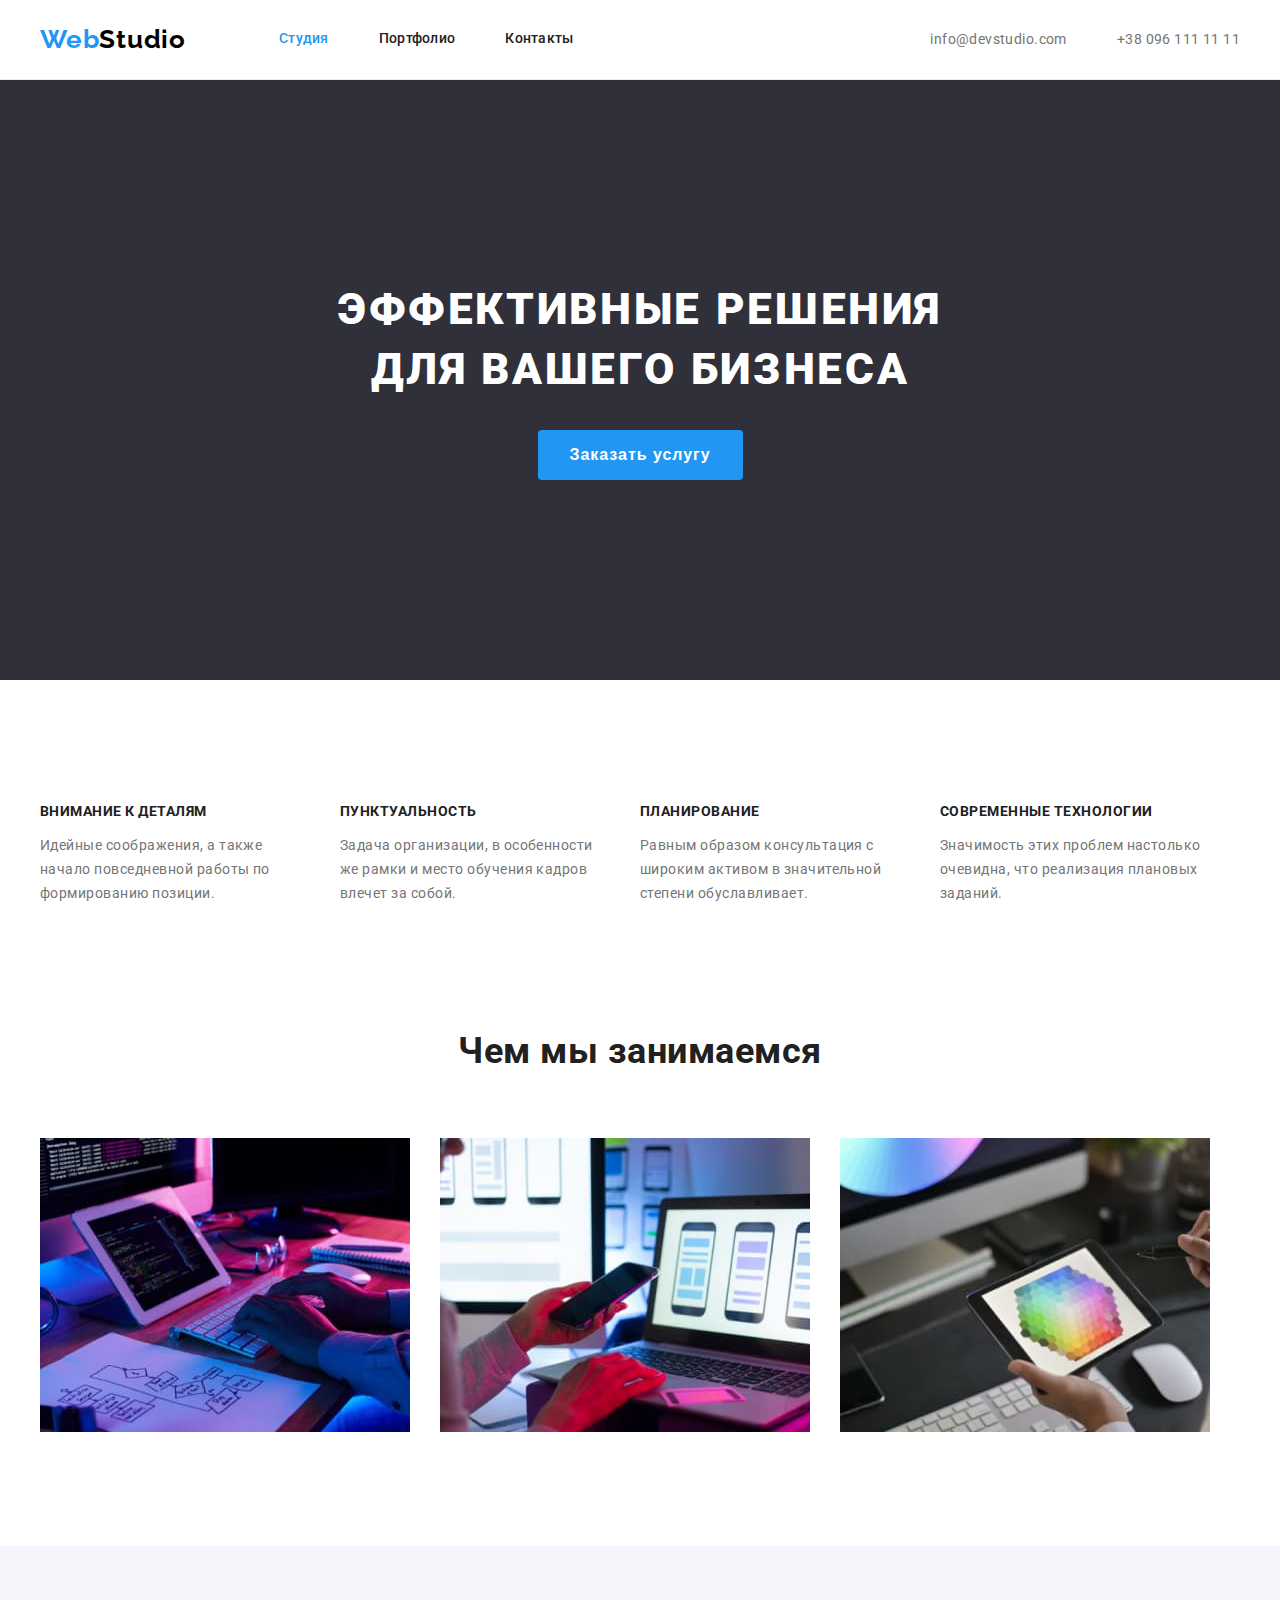
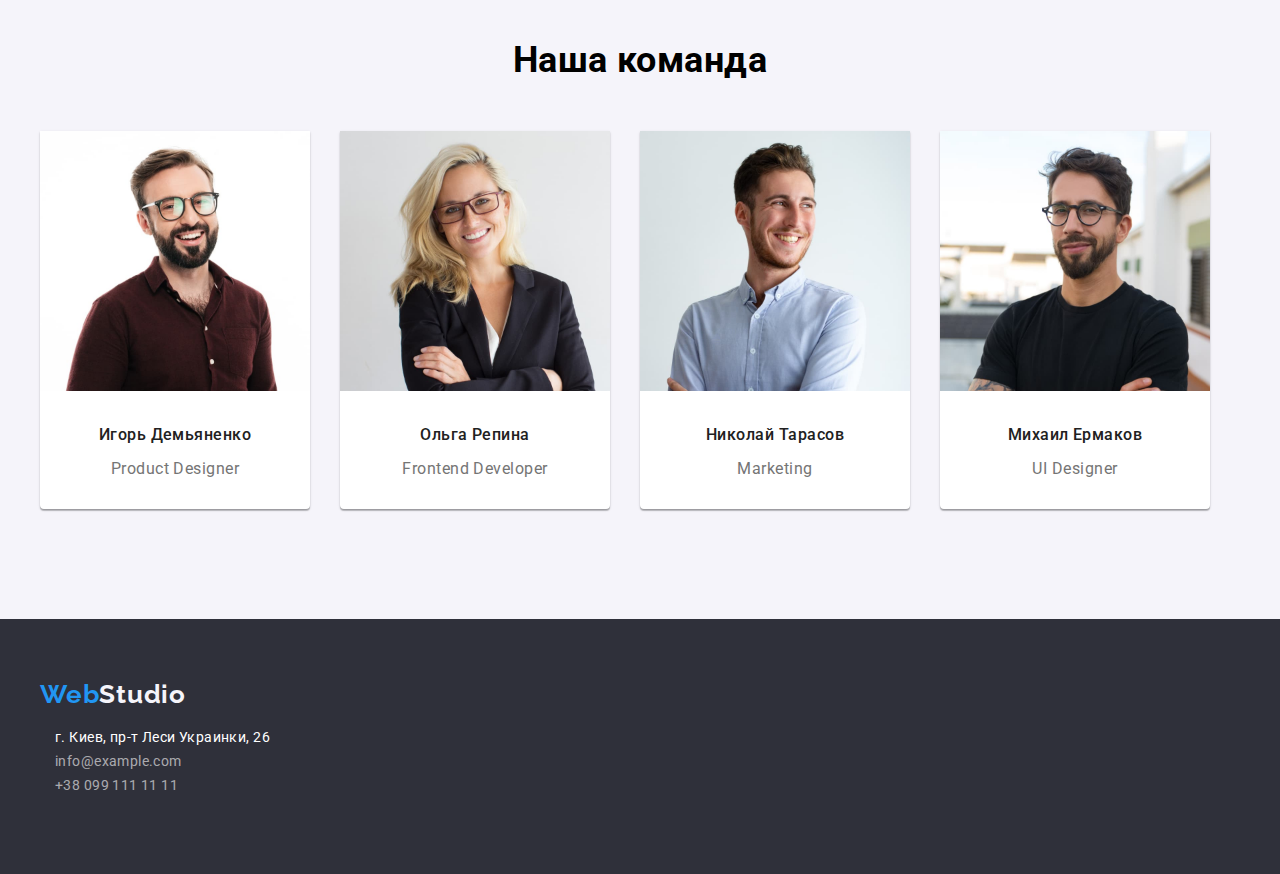
<file: index.html>
<!DOCTYPE html>
<html lang="en">
<head>
    <meta charset="UTF-8">
    <meta http-equiv="X-UA-Compatible" content="IE=edge">
    <meta name="viewport" content="width=device-width, initial-scale=1.0">
    <title>WebStudio</title>
    <link href="https://fonts.googleapis.com/css2?family=Raleway:wght@700&family=Roboto:wght@400;500;700;900&display=swap"
        rel="stylesheet">
    <link rel="stylesheet" href="./css/style.css">
</head>
<body>
    <header class="header">
        <div class="container head-cont">
            <nav class="nav">
                <a href="index.html" class="logo"><span class="Web">Web</span><span class="Studio">Studio</span></a>
                <ul class="site-nav">
                    <li class="item"><a href="index.html" class="cpage">Студия</a></li>
                    <li class="item"><a href="portfolio.html" class="link">Портфолио</a></li>
                    <li class="item"><a href="contats.html" class="link">Контакты</a></li>
                </ul>
            </nav>
            <ul class="list contacts">
                <li class="item2"><a href="mailto:info@devstudio.com" class="link2">info@devstudio.com</a></li>
                <li class="item2"><a href="tel:+380961111111" class="link2">+38 096 111 11 11</a></li>
            </ul>
        </div>
    </header>
    <main class="main">
        <section class="hero">
            <h1 class="herotxt">Эффективные решения <br> для вашего бизнеса</h1>
            <button type="button" class="hero-button">Заказать услугу</button>
        </section>
        <section>
            <div class="container feature-cont">
                <ul class="list feat-list">
                    <li class="feat-item">
                        <h3 class="featuresh3">Внимание к деталям</h3>
                        <p class="featuresp">Идейные соображения, а также начало повседневной работы по формированию позиции.</p>
                    </li>
                    <li class="feat-item">
                        <h3 class="featuresh3">Пунктуальность</h3>
                        <p class="featuresp">Задача организации, в особенности же рамки и место обучения кадров влечет за собой.</p>
                    </li>
                    <li class="feat-item">
                        <h3 class="featuresh3">Планирование</h3>
                        <p class="featuresp">Равным образом консультация с широким активом в значительной степени обуславливает.</p>
                    </li>
                    <li class="feat-item">
                        <h3 class="featuresh3">Современные технологии</h3>
                        <p class="featuresp">Значимость этих проблем настолько очевидна, что реализация плановых заданий.</p>
                    </li>
                </ul>
            </div>
        </section>
        <section>
            <h2 class="activity">Чем мы занимаемся</h2>
            <div class="container img-cont">
                <ul class="list img-list">
                    <li class="img-item"><img src="./images/img.jpg" alt="програміст" width="370"></li>
                    <li class="img-item"><img src="./images/img(1).jpg" alt="дизайнер створює дизайн" width="370"></li>
                    <li class="img-item"><img src="./images/img(3).jpg" alt="дизайнер працює на графічному планшеті" width="370"></li>
                </ul>
            </div>
        </section>
        <section class="teambg">
            <h2 class="ourteam">Наша команда</h2>
            <div class="container team-cont">
                <ul class="list team-list">
                    <li class="member">
                        <img src="./images/p1.jpg" alt="фото Игоря Демьяненка" width="270">
                        <div class="member-txt">
                            <h3 class="memberh3">Игорь Демьяненко</h3>
                            <p class="teamdesc">Product Designer</p>
                        </div>
                    </li>
                    <li class="member">
                        <img src="./images/p2.jpg" alt="фото Ольги Репиной" width="270">
                        <div class="member-txt">
                            <h3 class="memberh3">Ольга Репина</h3>
                            <p class="teamdesc">Frontend Developer</p>
                        </div>
                    </li>
                    <li class="member">
                        <img src="./images/p3.jpg" alt="фото Николая Тарасового" width="270">
                        <div class="member-txt">
                            <h3 class="memberh3">Николай Тарасов</h3>
                            <p class="teamdesc">Marketing</p>
                        </div>
                    </li>
                    <li class="member">
                        <img src="./images/p4.jpg" alt="фото Михаила Ермакова" width="270">
                        <div class="member-txt">
                            <h3 class="memberh3">Михаил Ермаков</h3>
                            <p class="teamdesc">UI Designer</p>
                        </div>
                    </li>
                </ul>
            </div>
        </section>   
    </main>
    <footer class="footer">
        <div class="container foot-cont">
            <a href="index.html" class="logofoot"><span class="Webfoot">Web</span>Studio</a>
            <address>
                <div class="container">
                    <ul class="list foot-list">
                    <li>
                        <a href="https://goo.gl/maps/bQgyHGUpag5mXNvE6" target="_blank" rel="noopener noreferrer" class="address">г.
                            Киев, пр-т Леси Украинки, 26</a>
                    </li>
                    <li>
                        <a href="mailto:info@example.com" class="contacts">info@example.com</a>
                    </li>
                    <li>
                        <a href="tel:+380991111111" class="contacts">+38 099 111 11 11</a>
                    </li>
                </ul>
                </div>
            </address>
        </div>
    </footer>
</body>
</html>
</file>
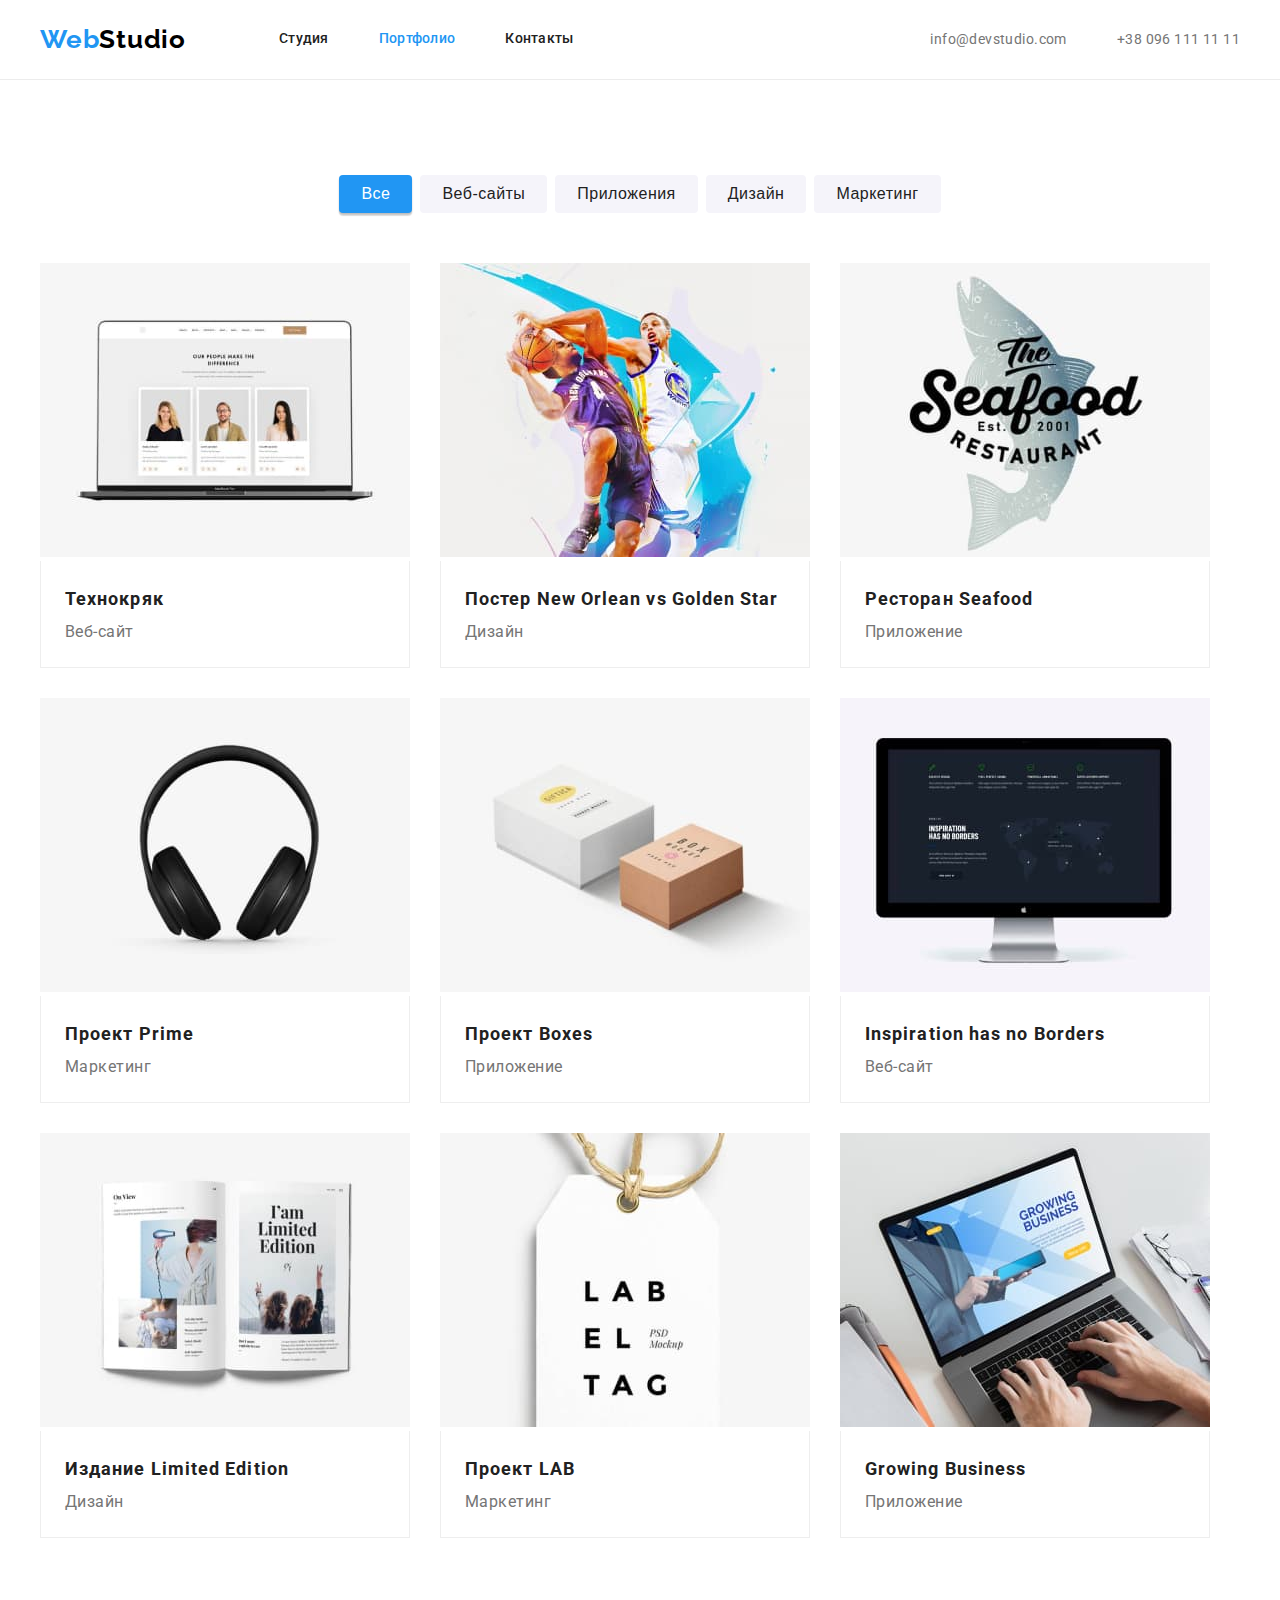
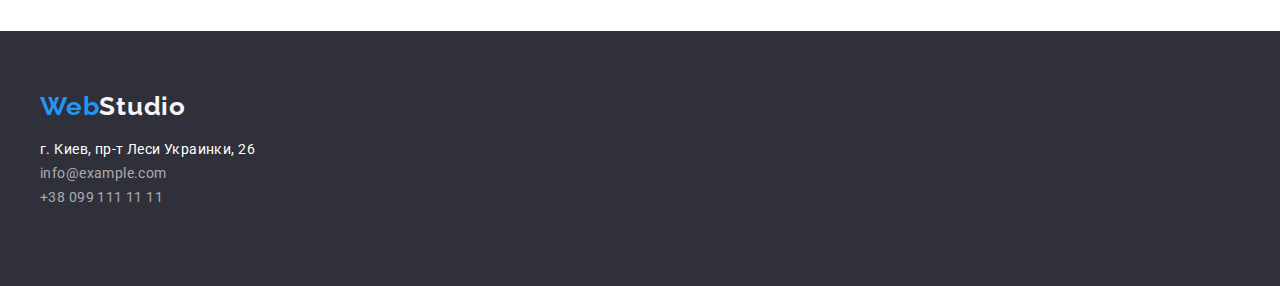
<file: portfolio.html>
<!DOCTYPE html>
<html lang="en">
<head>
    <meta charset="UTF-8">
    <meta http-equiv="X-UA-Compatible" content="IE=edge">
    <meta name="viewport" content="width=device-width, initial-scale=1.0">
    <title>WebStudio</title>
    <link href="https://fonts.googleapis.com/css2?family=Raleway:wght@700&family=Roboto:wght@400;500;700;900&display=swap"
        rel="stylesheet">
        <link rel="stylesheet" href="./css/style.css">
</head>
<body>
    <header class="header">
        <div class="container head-cont">
            <nav class="nav">
                <a href="index.html" class="logo"><span class="Web">Web</span><span class="Studio">Studio</span></a>
                <ul class="site-nav">
                    <li class="item"><a href="index.html" class="link">Студия</a></li>
                    <li class="item"><a href="portfolio.html" class="cpage">Портфолио</a></li>
                    <li class="item"><a href="contats.html" class="link">Контакты</a></li>
                </ul>
            </nav>
            <ul class="list contacts">
                <li class="item2"><a href="mailto:info@devstudio.com" class="link2">info@devstudio.com</a></li>
                <li class="item2"><a href="tel:+380961111111" class="link2">+38 096 111 11 11</a></li>
            </ul>
        </div>
    </header>
    <main class="mainport">
        <section>
            <div class="container">
                <ul class="list port-list">
                    <li class="list-element"><button type="button" class="btnport cfilter">Все</button></li>
                    <li class="list-element"><button type="button" class="btnport">Веб-сайты</button></li>
                    <li class="list-element"><button type="button" class="btnport">Приложения</button></li>
                    <li class="list-element"><button type="button" class="btnport">Дизайн</button></li>
                    <li class="list-element"><button type="button" class="btnport">Маркетинг</button></li>
                </ul>
            </div>
            <div class="container">
                <ul class="list project-list">
                    <li class="proj">
                        <a href="" class="linkport">
                            <img src="./images/portfolio/img1.jpg" alt="" width="370" height="294">
                            <div class="proj-text">
                                <h2 class="projecth2">Технокряк</h2>
                                <p class="projectp">Веб-сайт</p>
                            </div>
                        </a>
                    </li>
                    <li class="proj">
                        <a href="" class="linkport">
                            <img src="./images/portfolio/img2.jpg" alt="" width="370" height="294">
                            <div class="proj-text">
                                <h2 class="projecth2">Постер New Orlean vs Golden Star</h2>
                                <p class="projectp">Дизайн</p>
                            </div>
                        </a>
                    </li>
                    <li class="proj">
                        <a href="" class="linkport">
                            <img src="./images/portfolio/img3.jpg" alt="" width="370" height="294">
                            <div class="proj-text">
                                <h2 class="projecth2">Ресторан Seafood</h2>
                                <p class="projectp">Приложение</p>
                            </div>
                        </a>
                    </li>
                    <li class="proj">
                        <a href="" class="linkport">
                            <img src="./images/portfolio/img4.jpg" alt="" width="370" height="294">
                            <div class="proj-text">
                                <h2 class="projecth2">Проект Prime</h2>
                                <p class="projectp">Маркетинг</p>
                            </div>
                        </a>
                    </li>
                    <li class="proj">
                        <a href="" class="linkport">
                            <img src="./images/portfolio/img5.jpg" alt="" width="370" height="294">
                            <div class="proj-text">
                                <h2 class="projecth2">Проект Boxes</h2>
                                <p class="projectp">Приложение</p>
                            </div>
                        </a>
                    </li>
                    <li class="proj">
                        <a href="" class="linkport">
                            <img src="./images/portfolio/img6.jpg" alt="" width="370" height="294">
                            <div class="proj-text">
                                <h2 class="projecth2">Inspiration has no Borders</h2>
                                <p class="projectp">Веб-сайт</p>
                            </div>
                        </a>
                    </li>
                    <li class="proj">
                        <a href="" class="linkport">
                            <img src="./images/portfolio/img7.jpg" alt="" width="370" height="294">
                            <div class="proj-text">
                                <h2 class="projecth2">Издание Limited Edition</h2>
                                <p class="projectp">Дизайн</p>
                            </div>
                        </a>
                    </li>
                    <li class="proj">
                        <a href="" class="linkport">
                            <img src="./images/portfolio/img8.jpg" alt="" width="370" height="294">
                            <div class="proj-text">
                                <h2 class="projecth2">Проект LAB</h2>
                                <p class="projectp">Маркетинг</p>
                            </div>
                        </a>
                    </li>
                    <li class="proj">
                        <a href="" class="linkport">
                            <img src="./images/portfolio/img9.jpg" alt="" width="370" height="294">
                            <div class="proj-text">
                                <h2 class="projecth2">Growing Business</h2>
                                <p class="projectp">Приложение</p>
                            </div>
                        </a>
                    </li>
                </ul>
            </div>
        </section>
    </main>
    <footer class="footer">
        <div class="container foot-cont">
            <a href="index.html" class="logofoot"><span class="Webfoot">Web</span>Studio</a>
            <address>
                <ul class="list">
                    <li>
                        <a href="https://goo.gl/maps/bQgyHGUpag5mXNvE6" target="_blank" rel="noopener noreferrer"
                            class="address">г.
                            Киев, пр-т Леси Украинки, 26</a>
                    </li>
                    <li>
                        <a href="mailto:info@example.com" class="contacts">info@example.com</a>
                    </li>
                    <li>
                        <a href="tel:+380991111111" class="contacts">+38 099 111 11 11</a>
                    </li>
                </ul>
            </address>
        </div>
    </footer>
</body>
</html>
</file>
<file: css/style.css>
:root{
    --accent-color:#2196F3;
    --primary-color:#212121;
    --studio:#000000;
    --secondary-color:#757575;
    --hero-color:#2F303A;
    --herotxt-color:#FFFFFF;
    --herobtn-color:#188ce8;
    --teambg-color:#F5F4FA;
    --contacts-color: rgba(255, 255, 255, 0.6);
}
body{
    margin: 0px;
}
.header{
    font-family: 'Roboto';
    font-style: normal;
    font-weight: 500;
    font-size: 14px;
    line-height: 1.14;
    letter-spacing: 0.02em;
    color: var(--primary-color);
    display: flex;
    margin: auto;
    border-bottom: 1px solid #ECECEC;
}
.container{
    width: 1200px;
    margin: 0px auto;
    padding-left: 15px;
    padding-right: 15px;
    justify-content: space-between;
}
.head-cont{
    display: flex;
    align-items: center;
}
.header .contacts{
    margin-bottom: 0px;
    margin-top: 0px;
}
.nav{
    display: flex;
    align-items: center;
}
.logo{
    font-family: 'Raleway';
    font-style: normal;
    font-weight: 700;
    font-size: 26px;
    line-height: 1.19;
    letter-spacing: 0.03em;
    color: var(--studio);
    text-decoration: none;
    padding-top: 24px;
    padding-bottom: 24px;
    margin-right: 93px;
}
.Web{
    color: var(--accent-color);
}
.site-nav .item + .item{
    margin-left: 50px;
}
.list .item2 + .item2 {
    margin-left: 50px;
}
.contacts{
    display: flex;
}
.link{
    color: var(--primary-color);
    text-decoration: none;
    padding-top: 32px;
    padding-bottom: 32px;
}
.link:hover, 
.logo:hover, 
.link:focus, 
.logo:focus{
    color: var(--accent-color);
}
.site-nav{
    list-style: none;
    display: flex;
    padding: 0px;
}
.list{
    list-style: none;
    padding-left: 0px;
}
.cpage{
    color: var(--accent-color);
    text-decoration: none;
    padding-top: 32px;
    padding-bottom: 32px;
}
.link2{
    text-decoration: none;
    color: var(--secondary-color);
}
.link2:hover,
.link2:focus{
    color: var(--accent-color);
}
/*main*/
.main{
    font-family: 'Roboto';
    font-style: normal;
    letter-spacing: 0.03em;
}
.hero{
    background-color: var(--hero-color);
    height: 600px;
    width: 100%;
}
.herotxt{
    text-align: center;
    color: var(--herotxt-color);
    font-weight: 900;
    font-size: 44px;
    line-height: 1.36;
    letter-spacing: 0.06em;
    text-transform: uppercase;
    margin: 0px;
    padding-top: 200px;
}
.hero-button{
    background-color: var(--accent-color);
    color: var(--herotxt-color);
    border-radius: 4px;
    font-weight: 700;
    font-size: 16px;
    line-height: 1.87;
    display: flex;
    align-items: center;
    text-align: center;
    letter-spacing: 0.06em;
    cursor: pointer;
    border: none;
    margin: auto;
    margin-top: 30px;
    padding: 10px 32px 10px 32px;
}
.hero-button:hover,
.hero-button:focus{
    background-color: var(--herobtn-color);
}
.feat-list{
    display: flex;
}
.feat-list .feat-item + .feat-item{
    margin-left: 30px;
}
.feature-cont{
    padding-top: 94px;
    padding-bottom: 94px;
}
.feat-item{
    width: 270px;
}
.featuresh3{
    color: var(--primary-color);
    font-weight: 700;
    font-size: 14px;
    line-height: 1.14;
    text-transform: uppercase;
}
.featuresp{
    color: var(--secondary-color);
    font-weight: 400;
    font-size: 14px;
    line-height: 1.71;
}
.img-list{
    display: flex;
}
.img-list .img-item + .img-item{
    margin-left: 30px;
}
.img-cont{
    padding-top: 50px;
    padding-bottom: 94px;
}
.activity{
    text-align: center;
    color: var(--primary-color);
    font-weight: 700;
    font-size: 36px;
    line-height: 42px;
    text-align: center;
    margin: 0px;
}
.ourteam{
    text-align: center;
    font-weight: 700;
    font-size: 36px;
    line-height: 1.16;
    text-align: center;
    margin: 0px;
    padding-top: 94px;
}
.team-list{
    display: flex;
}
.team-list .member + .member{
    margin-left: 30px;
}
.team-cont{
    margin-top: 50px;
    padding-bottom: 94px;
}
.teambg{
    background-color: var(--teambg-color);
}
.member{
    background-color: var(--herotxt-color);
    box-shadow: 0px 1px 3px rgba(0, 0, 0, 0.12), 0px 1px 1px rgba(0, 0, 0, 0.14), 0px 2px 1px rgba(0, 0, 0, 0.2);
    border-radius: 0px 0px 4px 4px;
}
.memberh3{
    color: var(--primary-color);
    font-weight: 500;
    font-size: 16px;
    line-height: 19px; 
    text-align: center;
}
.teamdesc{
    color: var(--secondary-color);
    font-weight: 400;
    font-size: 16px;
    line-height: 1.18;
    text-align: center;
}
/*footer*/
.footer{
    background-color: var(--hero-color);
    font-family: 'Roboto';
    font-style: normal;
}
.logofoot{
    font-family: 'Raleway';
    color: var(--teambg-color);
    text-decoration: none;
    font-weight: 700;
    font-size: 26px;
    line-height: 1.19;
    letter-spacing: 0.03em;
}
.foot-cont{
    padding-top: 60px;
    padding-bottom: 60px;
}
.Webfoot{
    color: var(--accent-color);
}
.member-txt{
    margin-top: 30px;
    margin-bottom: 30px;
}
.address,
.contacts{
    font-style: normal;
    color: var(--herotxt-color);
    text-decoration: none;
    font-weight: 400;
    font-size: 14px;
    line-height: 1.71;
    letter-spacing: 0.03em;
}
.contacts{
    color: var(--contacts-color);
}
.logofoot:hover,
.address:hover,
.contacts:hover,
.logofoot:focus,
.address:focus,
.contacts:focus{
    color: var(--accent-color);
}
/*portfolio*/
.btnport{
    background-color: var(--teambg-color);
    border: none;
    color: var(--primary-color);
    border-radius: 4px;
    cursor: pointer;
    text-align: center;
    font-weight: 500;
    font-size: 16px;
    line-height: 162%;
    letter-spacing: 0.03em;
    padding-left: 22px;
    padding-right: 22px;
    padding-top: 6px;
    padding-bottom: 6px;
}
.list-element:not(:last-child){
    margin-right: 8px;
}
.btnport:hover,
.btnport:focus,
.cfilter{
    background-color: var(--accent-color);
    color: var(--herotxt-color);
    box-shadow: 0px 3px 1px rgba(0, 0, 0, 0.1), 0px 1px 2px rgba(0, 0, 0, 0.08), 0px 2px 2px rgba(0, 0, 0, 0.12);
}
.port-list{
    display: flex;
    justify-content: center;
    margin-bottom: 50px;
}
.mainport{
    font-family: 'Roboto';
    font-style: normal;
    margin-top: 95px;
    margin-bottom: 93px;
}
/*projects*/
.project-list{
    display: flex;
    margin-right: -30px;
    margin-bottom: -30px;
    flex-wrap: wrap;
}
.proj {
    margin-right: 30px;
    margin-bottom: 30px;
}
.project-list:nth-child(3n){
    margin-right: 0px;
}
.projecth2{
    color: var(--primary-color);
    font-weight: 700;
    font-size: 18px;
    line-height: 200%;
    letter-spacing: 0.06em;
    padding: 20px 24px 0px 24px;
    margin: 0px;
}
.linkport{
    text-decoration: none;
    cursor: pointer;
}
.projectp{
    color: var(--secondary-color);
    font-weight: 400;
    font-size: 16px;
    line-height: 188%;
    letter-spacing: 0.03em;
    padding: 0px 24px 20px 24px;
    margin: 0px;
}
.proj-text{
    border-bottom: 1px solid #EEEEEE;
    border-right: 1px solid #EEEEEE;
    border-left: 1px solid #EEEEEE;
}
</file>
